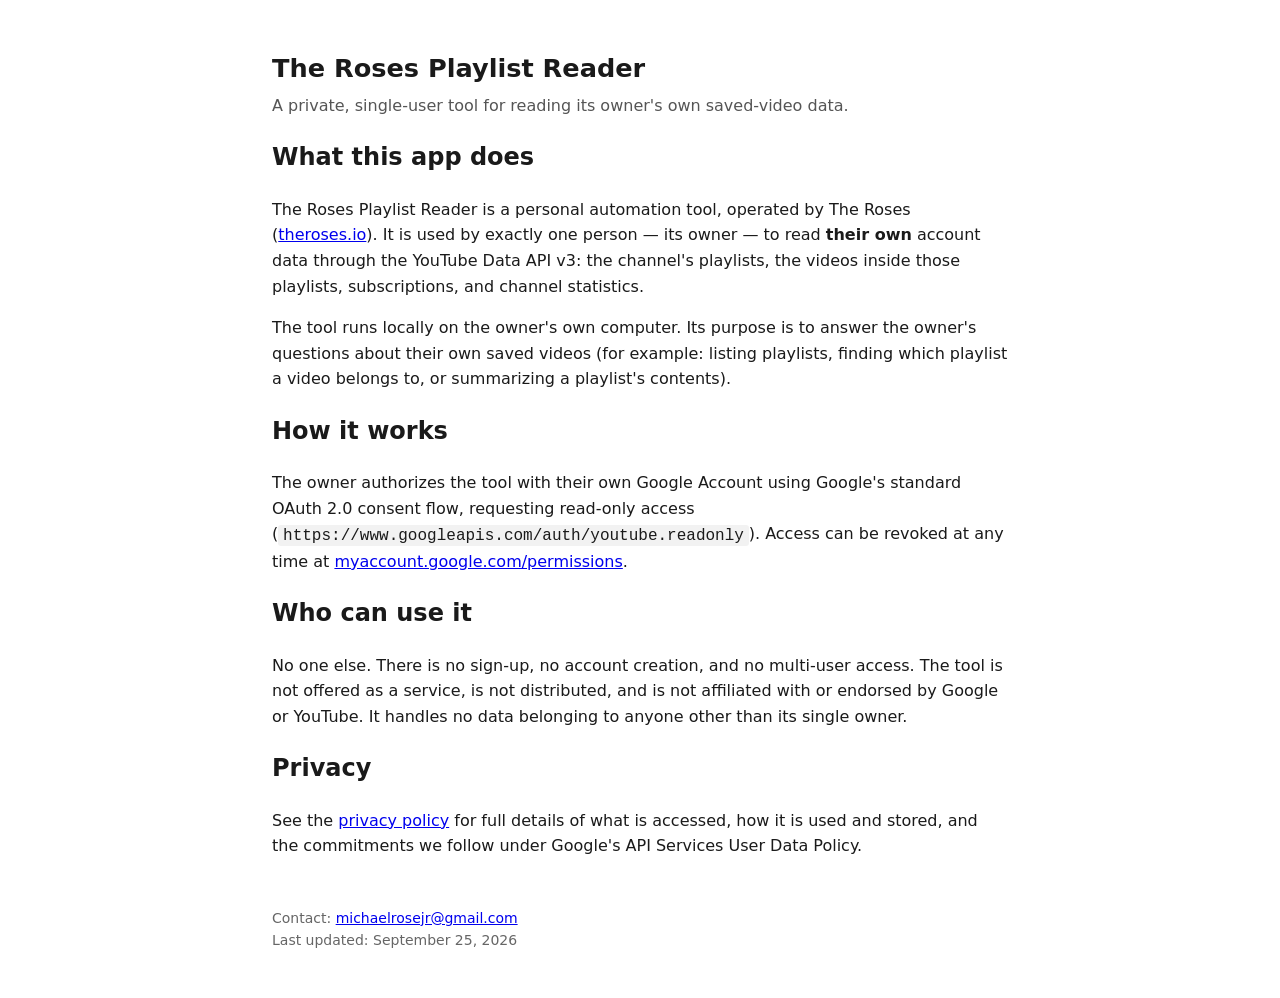
<file: index.html>
<!DOCTYPE html>
<html lang="en">
<head>
<meta charset="utf-8">
<meta name="viewport" content="width=device-width, initial-scale=1">
<title>The Roses Playlist Reader</title>
<style>
  body { max-width: 46rem; margin: 3rem auto; padding: 0 1.25rem; font: 16px/1.6 system-ui, sans-serif; color: #1a1a1a; }
  h1 { font-size: 1.6rem; margin-bottom: .25rem; }
  .sub { color: #555; margin-top: 0; }
  code { background: #f2f2f2; padding: .1rem .3rem; border-radius: .2rem; }
  footer { margin-top: 3rem; font-size: .875rem; color: #666; }
</style>
</head>
<body>
  <h1>The Roses Playlist Reader</h1>
  <p class="sub">A private, single-user tool for reading its owner's own saved-video data.</p>

  <h2>What this app does</h2>
  <p>
    The Roses Playlist Reader is a personal automation tool, operated by The Roses
    (<a href="https://theroses.io">theroses.io</a>). It is used by exactly one person &mdash;
    its owner &mdash; to read <strong>their own</strong> account data through the YouTube Data
    API v3: the channel's playlists, the videos inside those playlists, subscriptions, and
    channel statistics.
  </p>
  <p>
    The tool runs locally on the owner's own computer. Its purpose is to answer the owner's
    questions about their own saved videos (for example: listing playlists, finding which
    playlist a video belongs to, or summarizing a playlist's contents).
  </p>

  <h2>How it works</h2>
  <p>
    The owner authorizes the tool with their own Google Account using Google's standard
    OAuth 2.0 consent flow, requesting read-only access
    (<code>https://www.googleapis.com/auth/youtube.readonly</code>). Access can be revoked at
    any time at <a href="https://myaccount.google.com/permissions">myaccount.google.com/permissions</a>.
  </p>

  <h2>Who can use it</h2>
  <p>
    No one else. There is no sign-up, no account creation, and no multi-user access. The tool
    is not offered as a service, is not distributed, and is not affiliated with or endorsed by
    Google or YouTube. It handles no data belonging to anyone other than its single owner.
  </p>

  <h2>Privacy</h2>
  <p>
    See the <a href="./privacy.html">privacy policy</a> for full details of what is accessed,
    how it is used and stored, and the commitments we follow under Google's API Services User
    Data Policy.
  </p>

  <footer>
    Contact: <a href="mailto:michaelrosejr@gmail.com">michaelrosejr@gmail.com</a><br>
    Last updated: <time datetime="2026-09-25">September 25, 2026</time>
  </footer>
</body>
</html>
</file>
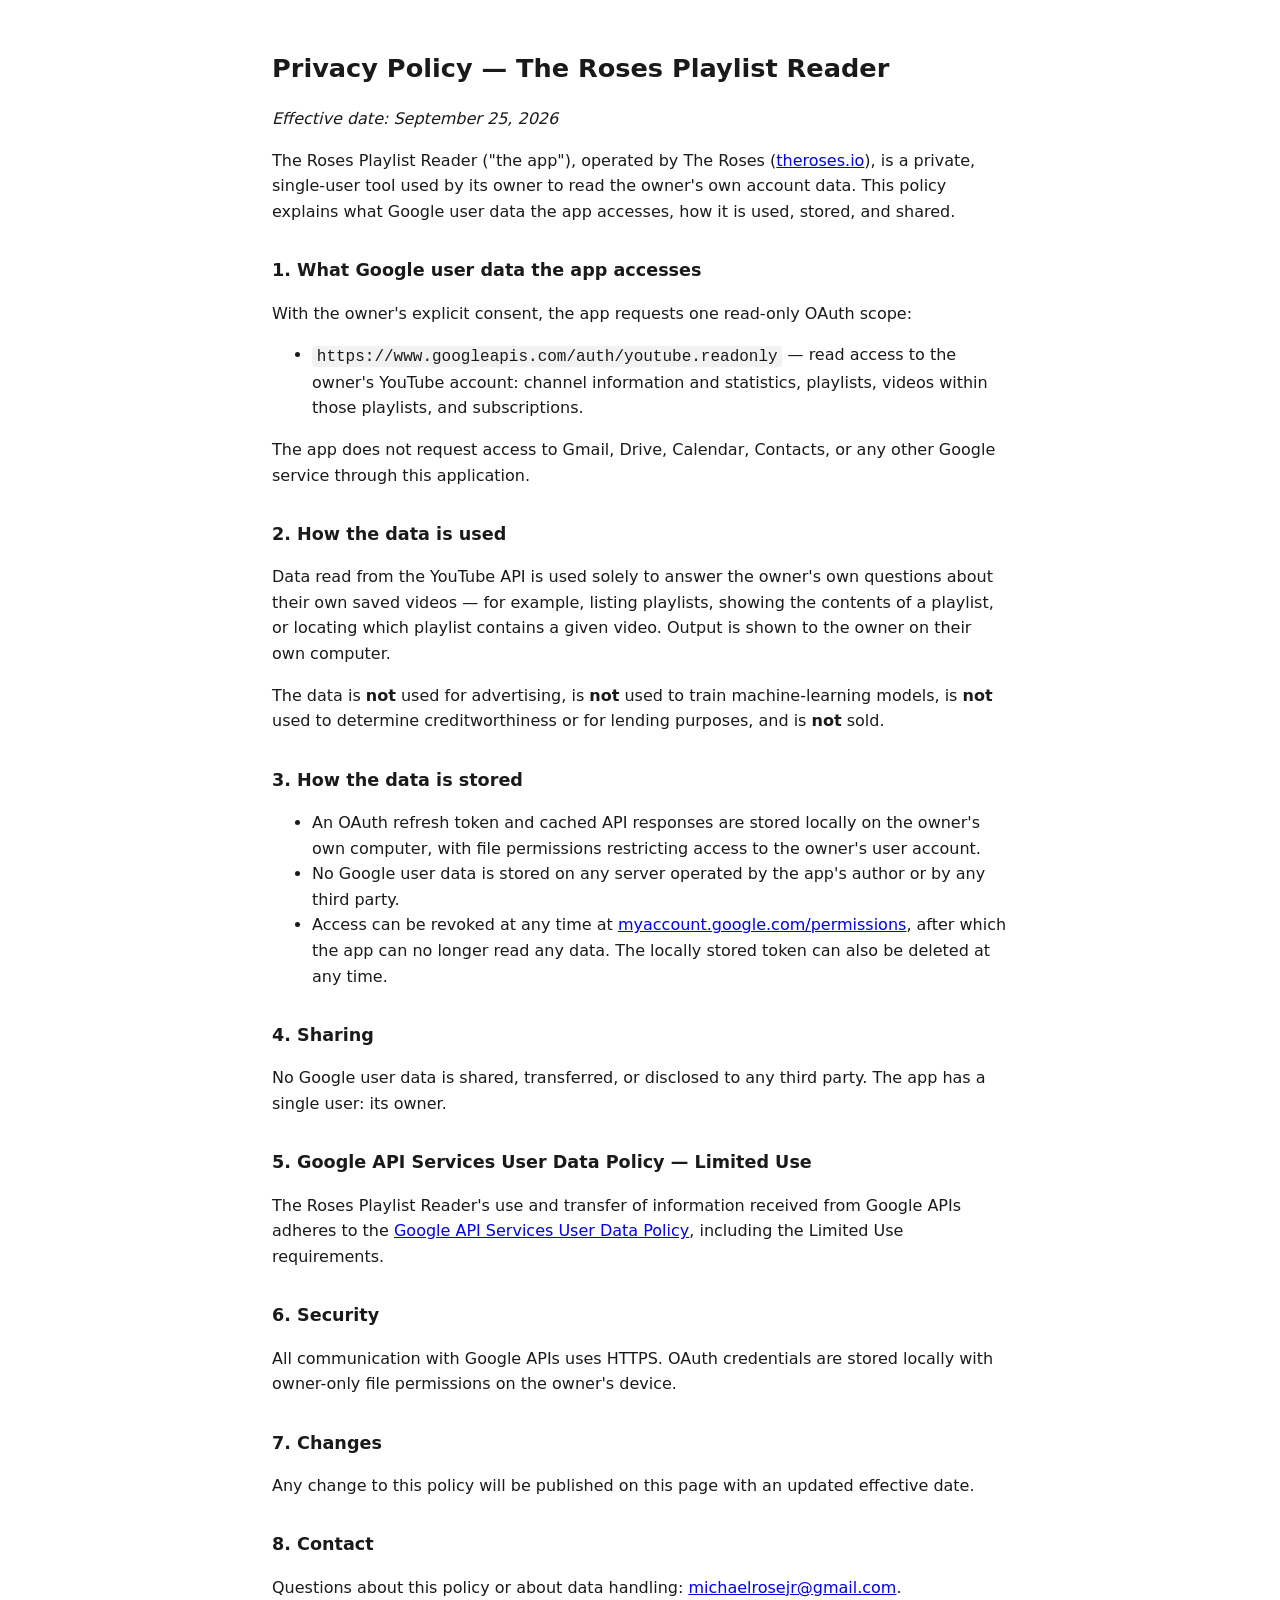
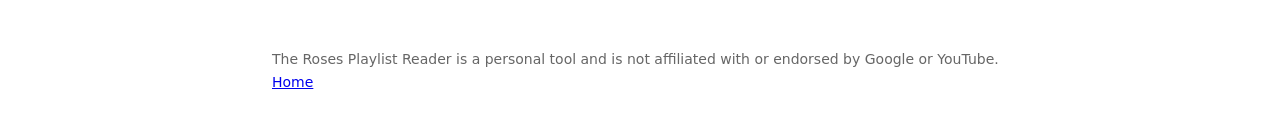
<file: privacy.html>
<!DOCTYPE html>
<html lang="en">
<head>
<meta charset="utf-8">
<meta name="viewport" content="width=device-width, initial-scale=1">
<title>Privacy Policy &mdash; The Roses Playlist Reader</title>
<style>
  body { max-width: 46rem; margin: 3rem auto; padding: 0 1.25rem; font: 16px/1.6 system-ui, sans-serif; color: #1a1a1a; }
  h1 { font-size: 1.6rem; }
  h2 { font-size: 1.1rem; margin-top: 2rem; }
  code { background: #f2f2f2; padding: .1rem .3rem; border-radius: .2rem; }
  footer { margin-top: 3rem; font-size: .875rem; color: #666; }
</style>
</head>
<body>
  <h1>Privacy Policy &mdash; The Roses Playlist Reader</h1>
  <p><em>Effective date: September 25, 2026</em></p>

  <p>
    The Roses Playlist Reader ("the app"), operated by The Roses
    (<a href="https://theroses.io">theroses.io</a>), is a private, single-user tool used by
    its owner to read the owner's own account data. This policy explains what Google user data
    the app accesses, how it is used, stored, and shared.
  </p>

  <h2>1. What Google user data the app accesses</h2>
  <p>With the owner's explicit consent, the app requests one read-only OAuth scope:</p>
  <ul>
    <li><code>https://www.googleapis.com/auth/youtube.readonly</code> &mdash; read access to the
      owner's YouTube account: channel information and statistics, playlists, videos within
      those playlists, and subscriptions.</li>
  </ul>
  <p>
    The app does not request access to Gmail, Drive, Calendar, Contacts, or any other Google
    service through this application.
  </p>

  <h2>2. How the data is used</h2>
  <p>
    Data read from the YouTube API is used solely to answer the owner's own questions about
    their own saved videos &mdash; for example, listing playlists, showing the contents of a
    playlist, or locating which playlist contains a given video. Output is shown to the owner
    on their own computer.
  </p>
  <p>
    The data is <strong>not</strong> used for advertising, is <strong>not</strong> used to
    train machine-learning models, is <strong>not</strong> used to determine creditworthiness
    or for lending purposes, and is <strong>not</strong> sold.
  </p>

  <h2>3. How the data is stored</h2>
  <ul>
    <li>An OAuth refresh token and cached API responses are stored locally on the owner's own
      computer, with file permissions restricting access to the owner's user account.</li>
    <li>No Google user data is stored on any server operated by the app's author or by any
      third party.</li>
    <li>Access can be revoked at any time at
      <a href="https://myaccount.google.com/permissions">myaccount.google.com/permissions</a>,
      after which the app can no longer read any data. The locally stored token can also be
      deleted at any time.</li>
  </ul>

  <h2>4. Sharing</h2>
  <p>
    No Google user data is shared, transferred, or disclosed to any third party. The app has a
    single user: its owner.
  </p>

  <h2>5. Google API Services User Data Policy &mdash; Limited Use</h2>
  <p>
    The Roses Playlist Reader's use and transfer of information received from Google APIs
    adheres to the
    <a href="https://developers.google.com/terms/api-services-user-data-policy">Google API
    Services User Data Policy</a>, including the Limited Use requirements.
  </p>

  <h2>6. Security</h2>
  <p>
    All communication with Google APIs uses HTTPS. OAuth credentials are stored locally with
    owner-only file permissions on the owner's device.
  </p>

  <h2>7. Changes</h2>
  <p>
    Any change to this policy will be published on this page with an updated effective date.
  </p>

  <h2>8. Contact</h2>
  <p>
    Questions about this policy or about data handling:
    <a href="mailto:michaelrosejr@gmail.com">michaelrosejr@gmail.com</a>.
  </p>

  <footer>
    The Roses Playlist Reader is a personal tool and is not affiliated with or endorsed by
    Google or YouTube.<br>
    <a href="./index.html">Home</a>
  </footer>
</body>
</html>
</file>
